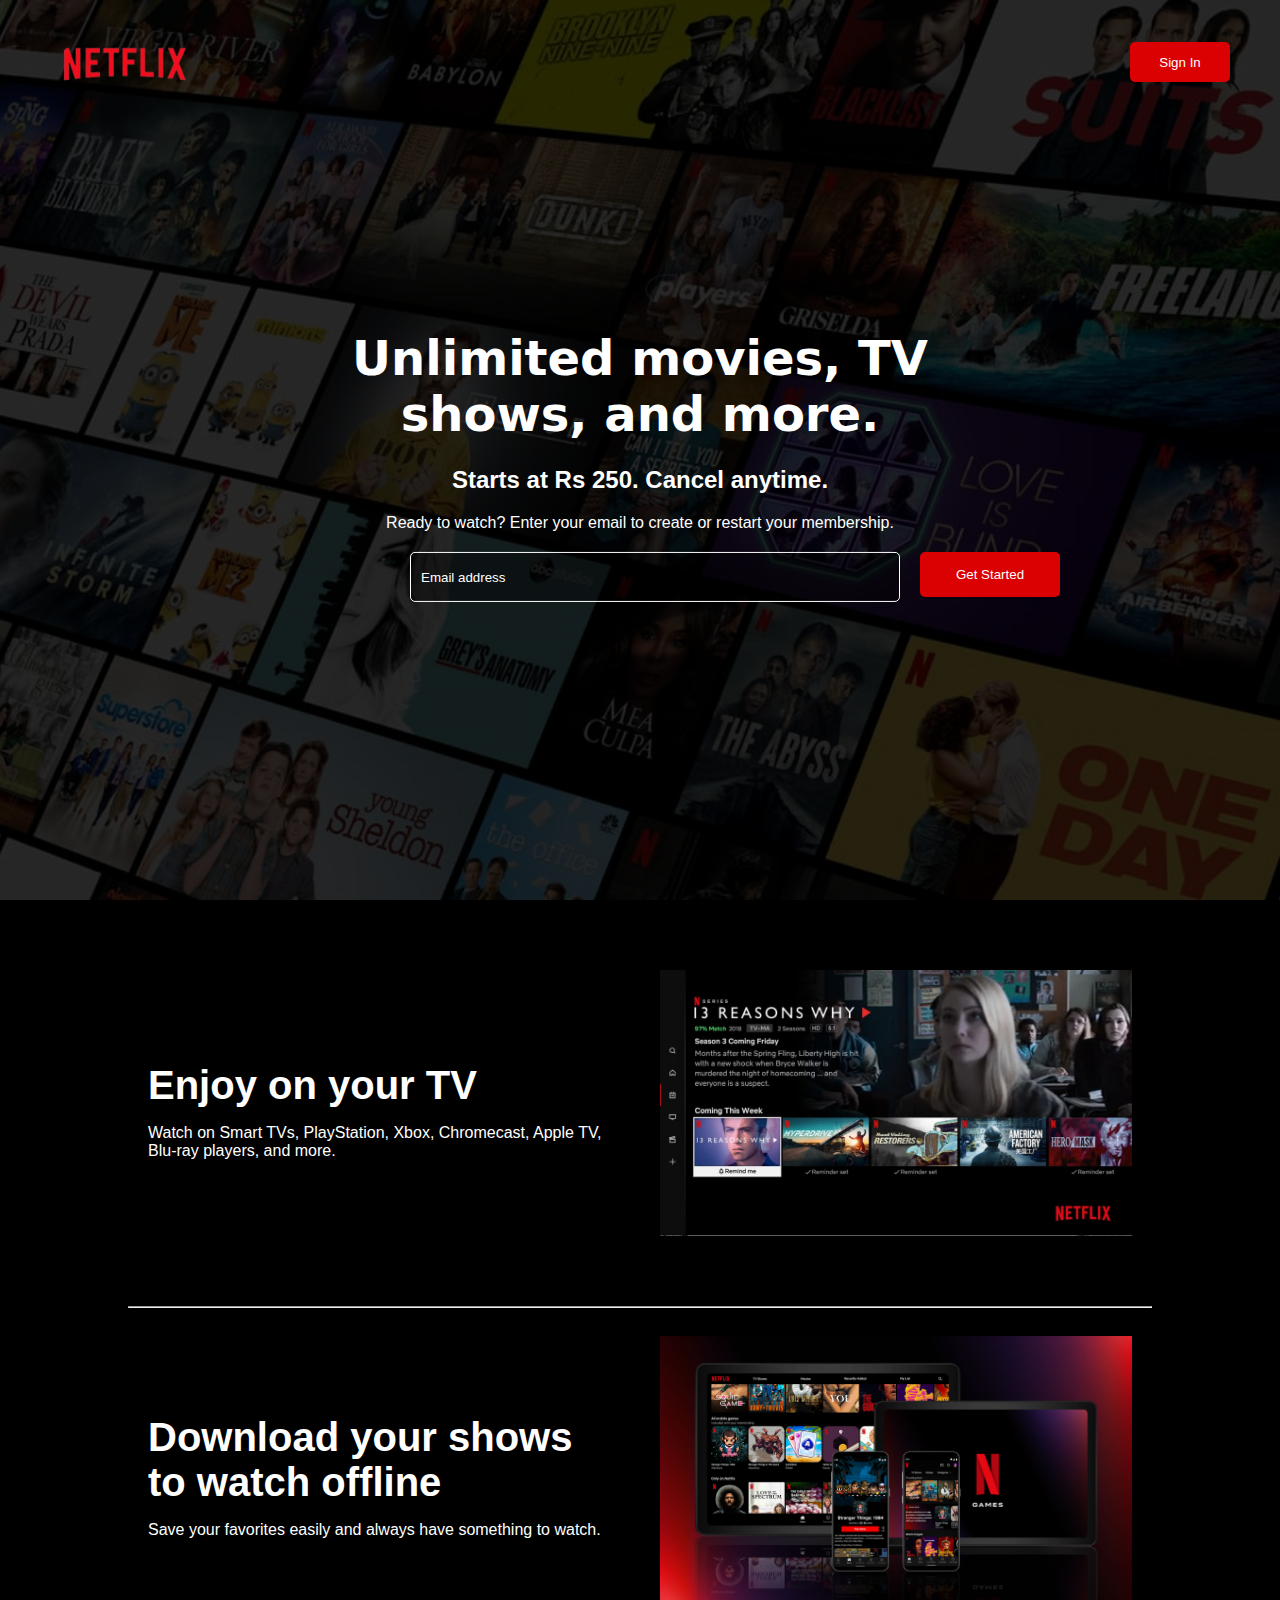
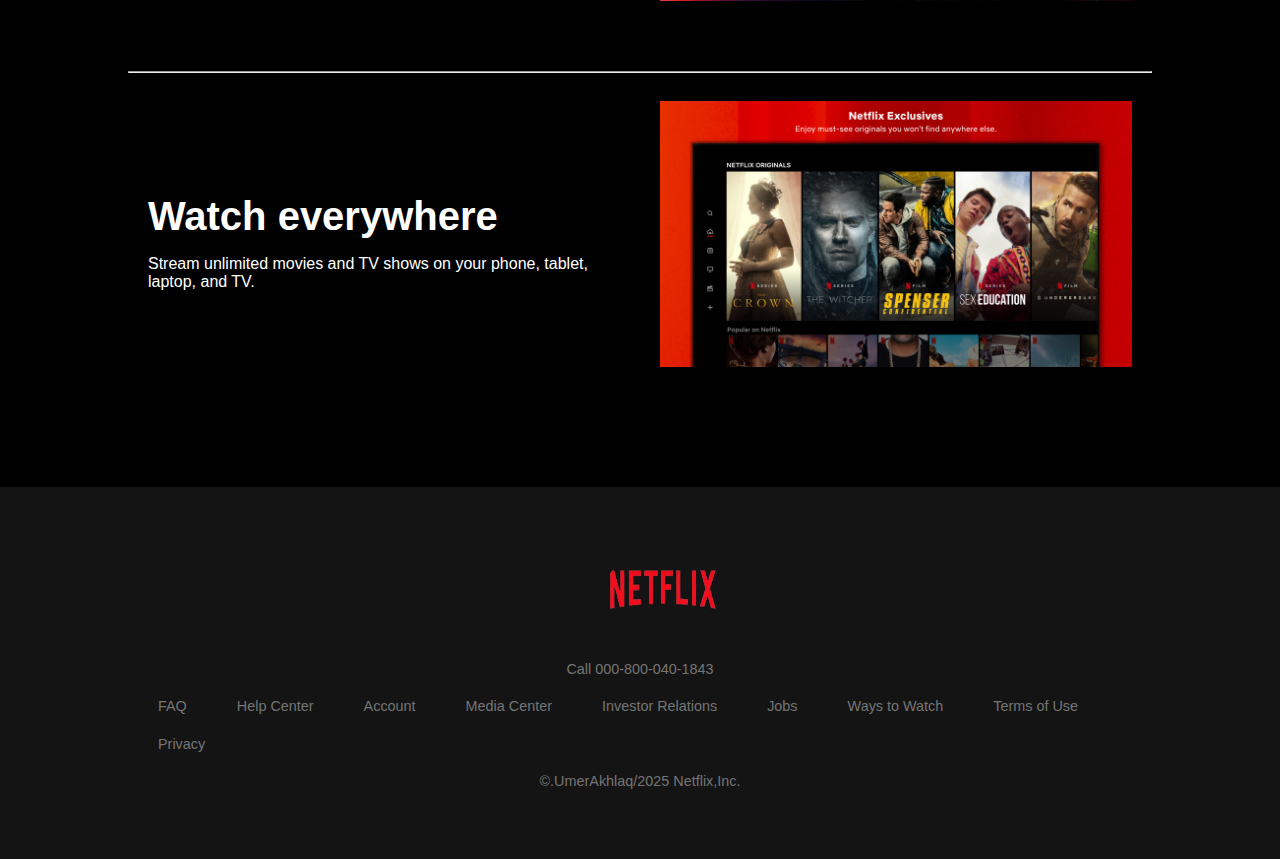
<file: index.html>
<!DOCTYPE html>
<html lang="en">

<head>
    <meta charset="UTF-8">
    <meta name="viewport" content="width=device-width, initial-scale=1.0">
    <title>Netflix Clone</title>
    <link rel="stylesheet" href="style.css">
    <link rel="stylesheet" href="https://cdnjs.cloudflare.com/ajax/libs/font-awesome/4.7.0/css/font-awesome.min.css">

</head>

<body>
    <!-- Header Section -->
    <div class="header">
        <nav>
            <img src="Asset/netflix.logo.png" alt="Netflix Logo" class="logo">
            <div>
                <a href="signinform.html"><button class="signin-btn">Sign In</button></a>
            </div>
        </nav>
        <div class="header-content">
            <h1 class="h1"><b>Unlimited movies, TV shows, and more.</b></h1>
            <h3><b></b>Starts at Rs 250. Cancel anytime.</h3>
            <p>Ready to watch? Enter your email to create or restart your membership.</p>
            <form class="email-signup">
                <input type="email" placeholder="Email address" required>
                <button type="submit">Get Started </button>
            </form>
        </div>
    </div>

    <!-- Features Section -->
    <div class="features">
        <div class="row">
            <div class="text-col">
                <h2>Enjoy on your TV</h2>
                <p>Watch on Smart TVs, PlayStation, Xbox, Chromecast, Apple TV, Blu-ray players, and more.</p>
            </div>
            <div class="img-col">
                <img class="image3" src="Asset/Netflix.image-1.webp" alt="TV Watching">
            </div>
        </div>
        <hr>
        <div class="row reverse">
            <div class="img-col">
                <img class="image3" src="Asset/div-image.jpg" alt="Mobile Watching">
            </div>
            <div class="text-col">
                <h2>Download your shows to watch offline</h2>
                <p>Save your favorites easily and always have something to watch.</p>
            </div>
        </div>
        <hr>
        <div class="row reverse">
            <div class="img-col">
                <img class="image3" src="Asset/div-image2.jpg" alt="Mobile Watching">
            </div>
            <div class="text-col" data-aos="fade-right">
                <h2>Watch everywhere</h2>
                <p>Stream unlimited movies and TV shows on your phone, tablet, laptop, and TV.</p>
            </div>
        </div>
    </div>

    <!-- Footer Section -->
    <footer>
        <div class="footer">
            <img class="footer-logo" src="Asset/netflix.logo.png" alt="">
            <p class="call">Call 000-800-040-1843</p>
            <ul class="footer-links">
                <li><a href="#">FAQ</a></li>
                <li><a href="#">Help Center</a></li>
                <li><a href="#">Account</a></li>
                <li><a href="#">Media Center</a></li>
                <li><a href="#">Investor Relations</a></li>
                <li><a href="#">Jobs</a></li>
                <li><a href="#">Ways to Watch</a></li>
                <li><a href="#">Terms of Use</a></li>
                <li><a href="#">Privacy</a></li>
            </ul>
            <p>&copy;.UmerAkhlaq/2025 Netflix,Inc.</p>
        </div>
    </footer>

</body>

</html>
</file>
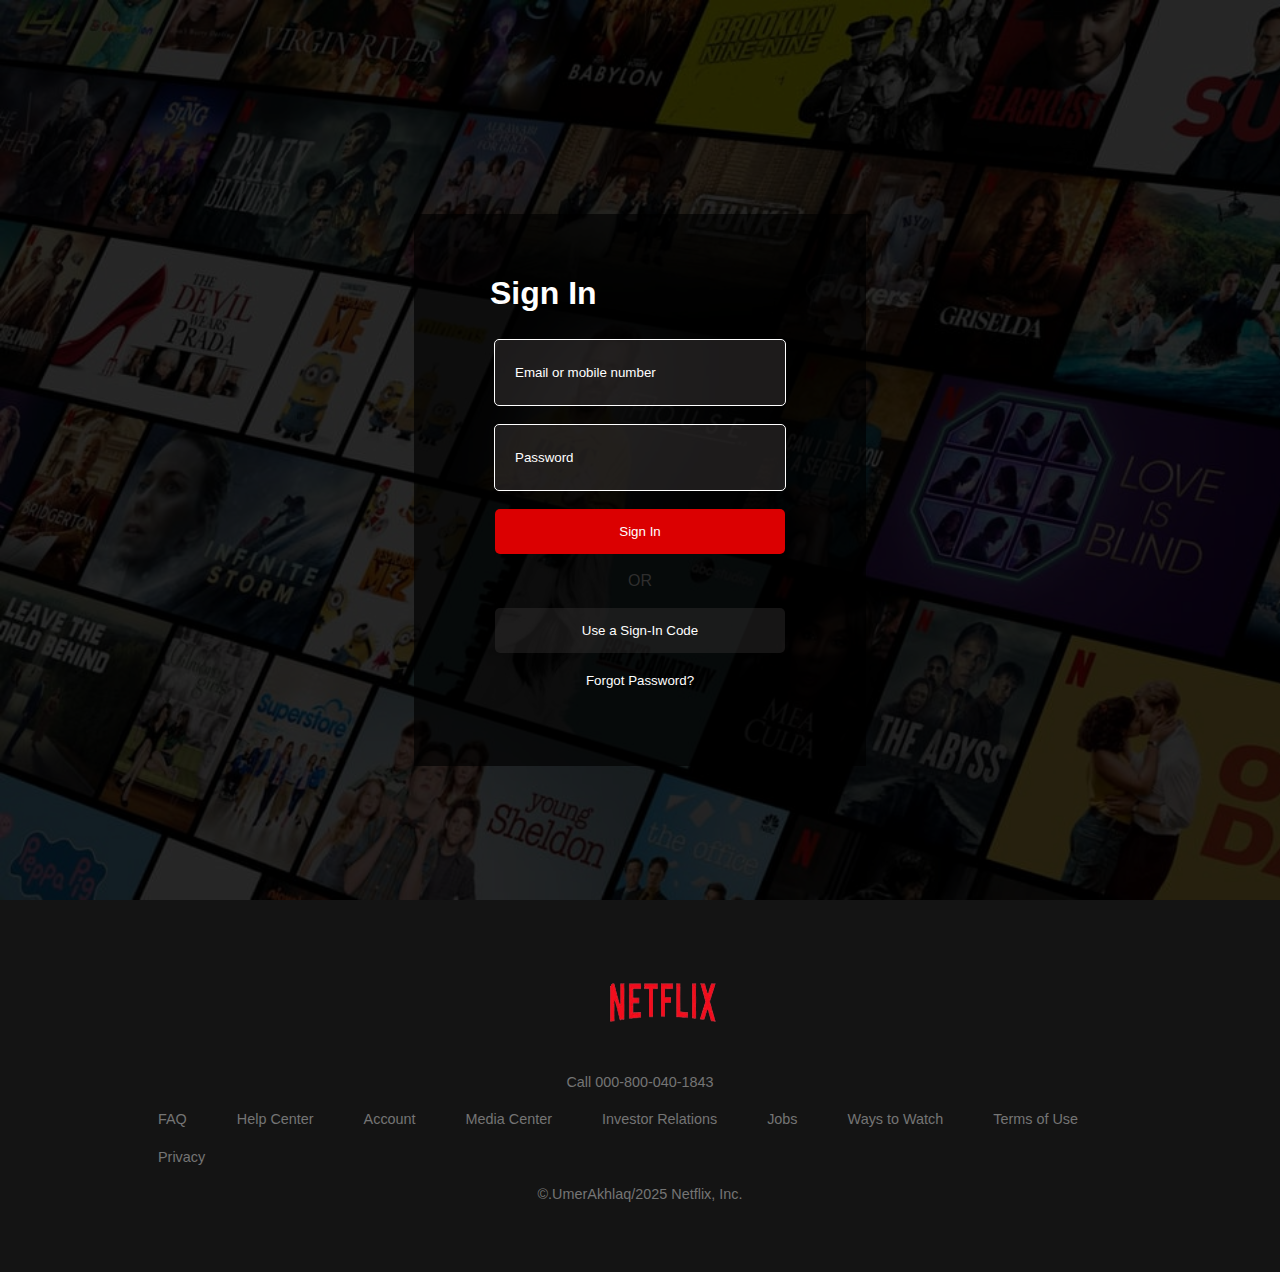
<file: signinform.html>
<!DOCTYPE html>
<html lang="en">

<head>
    <meta charset="UTF-8">
    <meta name="viewport" content="width=device-width, initial-scale=1.0">
    <title>Sign In</title>
    <link rel="stylesheet" href="style.css">
</head>

<body class="body">
    <div class="signin-form">
        <div class="form-content">
            <form class="email-signup-02">
                <h2 class="h2">Sign In</h2>
                <input class="email" type="text" placeholder="Email or mobile number" required>
                <br><br>
                <input class="password" type="password" placeholder="Password" required>
                <br><br>
                <button type="submit">Sign In</button>
                <br><br>
                <span>OR</span>
                <br><br>
                <button class="button">Use a Sign-In Code</button>
                <br><br>
                <a href="#">Forgot Password?</a>
            </form>
        </div>
    </div>
    <footer>
        <div class="footer">
            <img class="footer-logo" src="Asset/netflix.logo.png" alt="">
            <p class="call">Call 000-800-040-1843</p>
            <ul class="footer-links">
                <li><a href="#">FAQ</a></li>
                <li><a href="#">Help Center</a></li>
                <li><a href="#">Account</a></li>
                <li><a href="#">Media Center</a></li>
                <li><a href="#">Investor Relations</a></li>
                <li><a href="#">Jobs</a></li>
                <li><a href="#">Ways to Watch</a></li>
                <li><a href="#">Terms of Use</a></li>
                <li><a href="#">Privacy</a></li>
            </ul>
            <p>&copy;.UmerAkhlaq/2025 Netflix, Inc.</p>
        </div>
    </footer>

</body>

</html>
</file>
<file: style.css>
/* General Styles */
body {
    margin: 0;
    font-family: Arial, sans-serif;
    color: #fff;
}

/* Header Section */


.header {
    background-image: url(Asset/front.jpg);
    background-size: cover;
    background-position: center;
    height: 100vh;
    position: relative;
    color: #fff;
}

.header::before {
    content: '';
    position: absolute;
    top: 0;
    left: 0;
    width: 100%;
    height: 100%;
    background: rgba(0, 0, 0, 0.8);
    z-index: 1;
}

.header-content {
    position: relative;
    z-index: 2;
}


nav {
    display: flex;
    justify-content: space-between;
    align-items: center;
    padding: 20px;
}

.logo {
    width: 150px;
    z-index: 2;
    margin-left: 30px;
}

nav button {
    background: #db0001;
    color: #fff;
    border: none;
    padding: 10px 20px;
    border-radius: 5px;
    cursor: pointer;
    position: relative;
    z-index: 10;
    margin-right: 30px;
    width: 100px;
    height: 40px;
}

.lang {
    display: flex;
    align-items: center;
    border: 1px solid #fff;
    background: transparent;
    padding: 10px;
}

.lang img {
    margin-left: 40px;
    width: 15px;
}

.header-content {
    position: absolute;
    top: 50%;
    left: 50%;
    transform: translate(-50%, -50%);
    text-align: center;
    max-width: 600px;
}

.header-content h1 {
    font-size: 3rem;
    font-weight: bold;
    margin-bottom: 20px;
}

.header-content h3 {
    font-size: 1.5rem;
    margin-bottom: 20px;
}

.header-content p {
    font-size: 1rem;
}

.email-signup {
    display: flex;
    margin-top: 20px;
    width: 650px;
    height: 50px;
    color: white;
    margin-left: 70px;

}

.email-signup input {
    flex: 1;
    padding: 10px;
    background-color: rgba(0, 0, 0, 0.363);
    border: 1px solid white;
    border-radius: 5px 5px 5px 5px;
    outline: none;
    color: white;

}

input::placeholder {
    color: white;
}

.email-signup button {
    padding: 10px;
    background: #db0001;
    color: #fff;
    border: none;
    border-radius: 5px 5px 5px 5px;
    cursor: pointer;
    margin-left: 20px;
    width: 140px;
}

/* Features Section */
.features {
    padding: 50px 10%;
    background: #000;
}

.row {
    display: flex;
    align-items: center;
    margin-bottom: 50px;
}

.reverse {
    flex-direction: row-reverse;
}

.text-col {
    flex: 1;
    padding: 20px;
}

.img-col {
    flex: 1;
    padding: 20px;
    text-align: center;
}

.img-col img {
    width: 100%;
    max-width: 500px;
    display: block;
    margin: auto;
}

.features h2 {
    font-size: 2.5rem;
    margin-bottom: 10px;
}


/* Footer Section */
footer {
    background: #141414;
    color: #757575;
    padding: 50px 10%;
}

.footer-links {
    list-style: none;
    padding: 0;
    display: flex;
    flex-wrap: wrap;
    gap: 20px;
}

.footer-links li a {
    color: #757575;
    text-decoration: none;
    font-size: 0.9rem;
    margin-left: 30px;
}

.footer-links li a:hover {
    text-decoration: underline;
}

footer p {
    margin: 20px 0;
    text-align: center;
    font-size: 0.9rem;
}

.header-content h1 {
    font-size: 3rem;
    font-weight: 700;
    font-family: Sans, Helvetica Neue, Segoe UI, Roboto, Ubuntu, sans-serif;
}

.image3 {
    width: 100%;
    height: auto;
    transition: transform 0.3s ease;
}

.image3:hover {
    transform: scale(0.9);
}

.footer-logo {
    margin-left: 470px;
    width: 130px;
    height: 100px;
}





.signin-form {
    background-image: url(Asset/front.jpg);
    background-size: cover;
    height: 100vh;
    position: relative;
    display: flex;
    align-items: center;
    justify-content: center;
}

.signin-form::before {
    content: '';
    position: absolute;
    width: 100%;
    height: 100%;
    background: rgba(0, 0, 0, 0.8);
}

.h2 {
    text-align: start;
    margin-left: 75px;
    font-size: 2rem;
    margin-top: 60px;
}

.form-content {
    z-index: 10;
    position: relative;
    text-align: center;

}

.email-signup-02 input {
    flex: 1;
    padding: 20px;
    background-color: rgba(58, 54, 54, 0.507);
    border: 1px solid white;
    border-radius: 5px 5px 5px 5px;
    color: white;
    width: 250px;
    height: 25px;
}

.email-signup-02 {
    border: 1px solid rgba(0, 0, 0, 0);
    width: 450px;
    height: 550px;
    margin-top: 80px;
    background-color: rgba(0, 0, 0, 0.651);

}

a {
    text-decoration: none;
    color: white;
    font-size: smaller;
}

a:hover {
    color: #474444a4;
    text-decoration: underline;

}

span {
    color: #474444a4;
}

button {
    background-color: #db0001;
    color: #fff;
    border: none;
    border-radius: 5px 5px 5px 5px;
    cursor: pointer;
    width: 290px;
    height: 45px;
}


.button {
    background-color: #47444450;
}

.checkbox2 {
    margin-right: 100vh;
    position: relative;
    width: 15px;
    height: 15px;
}
</file>
